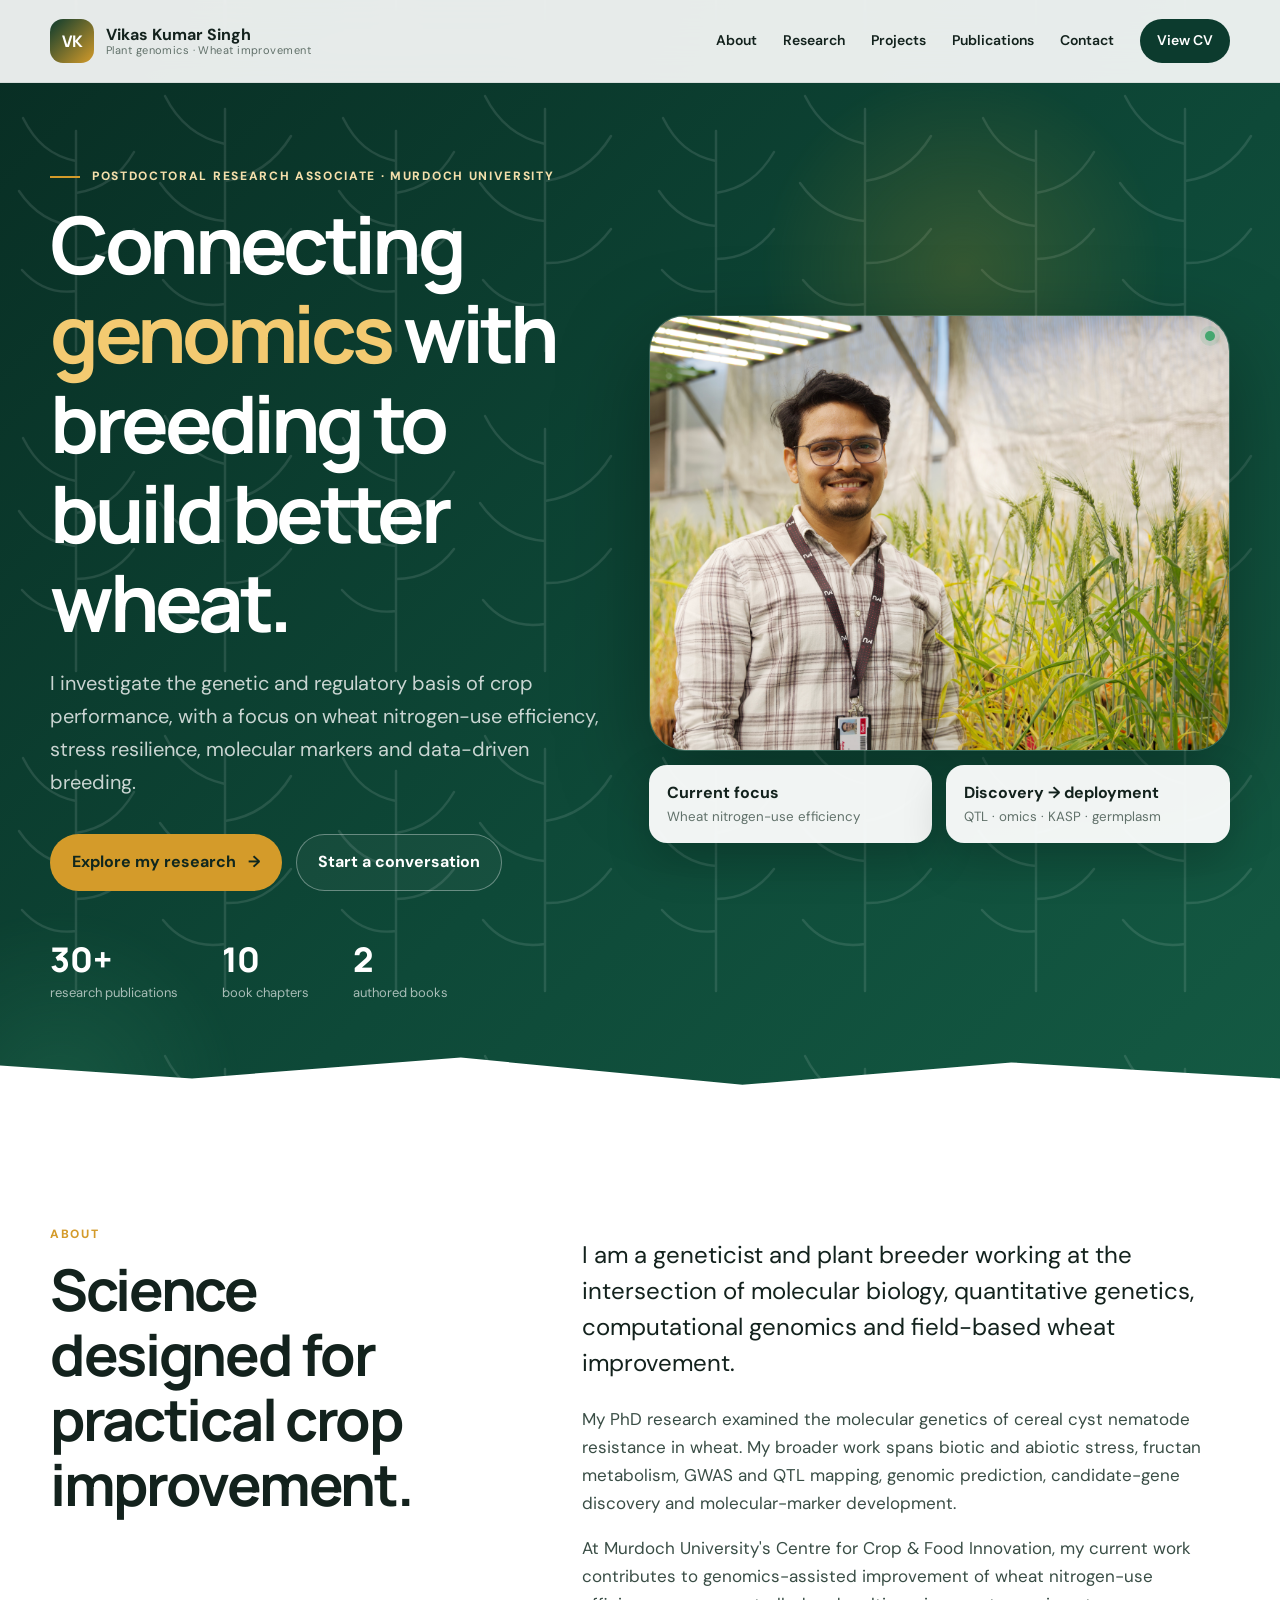
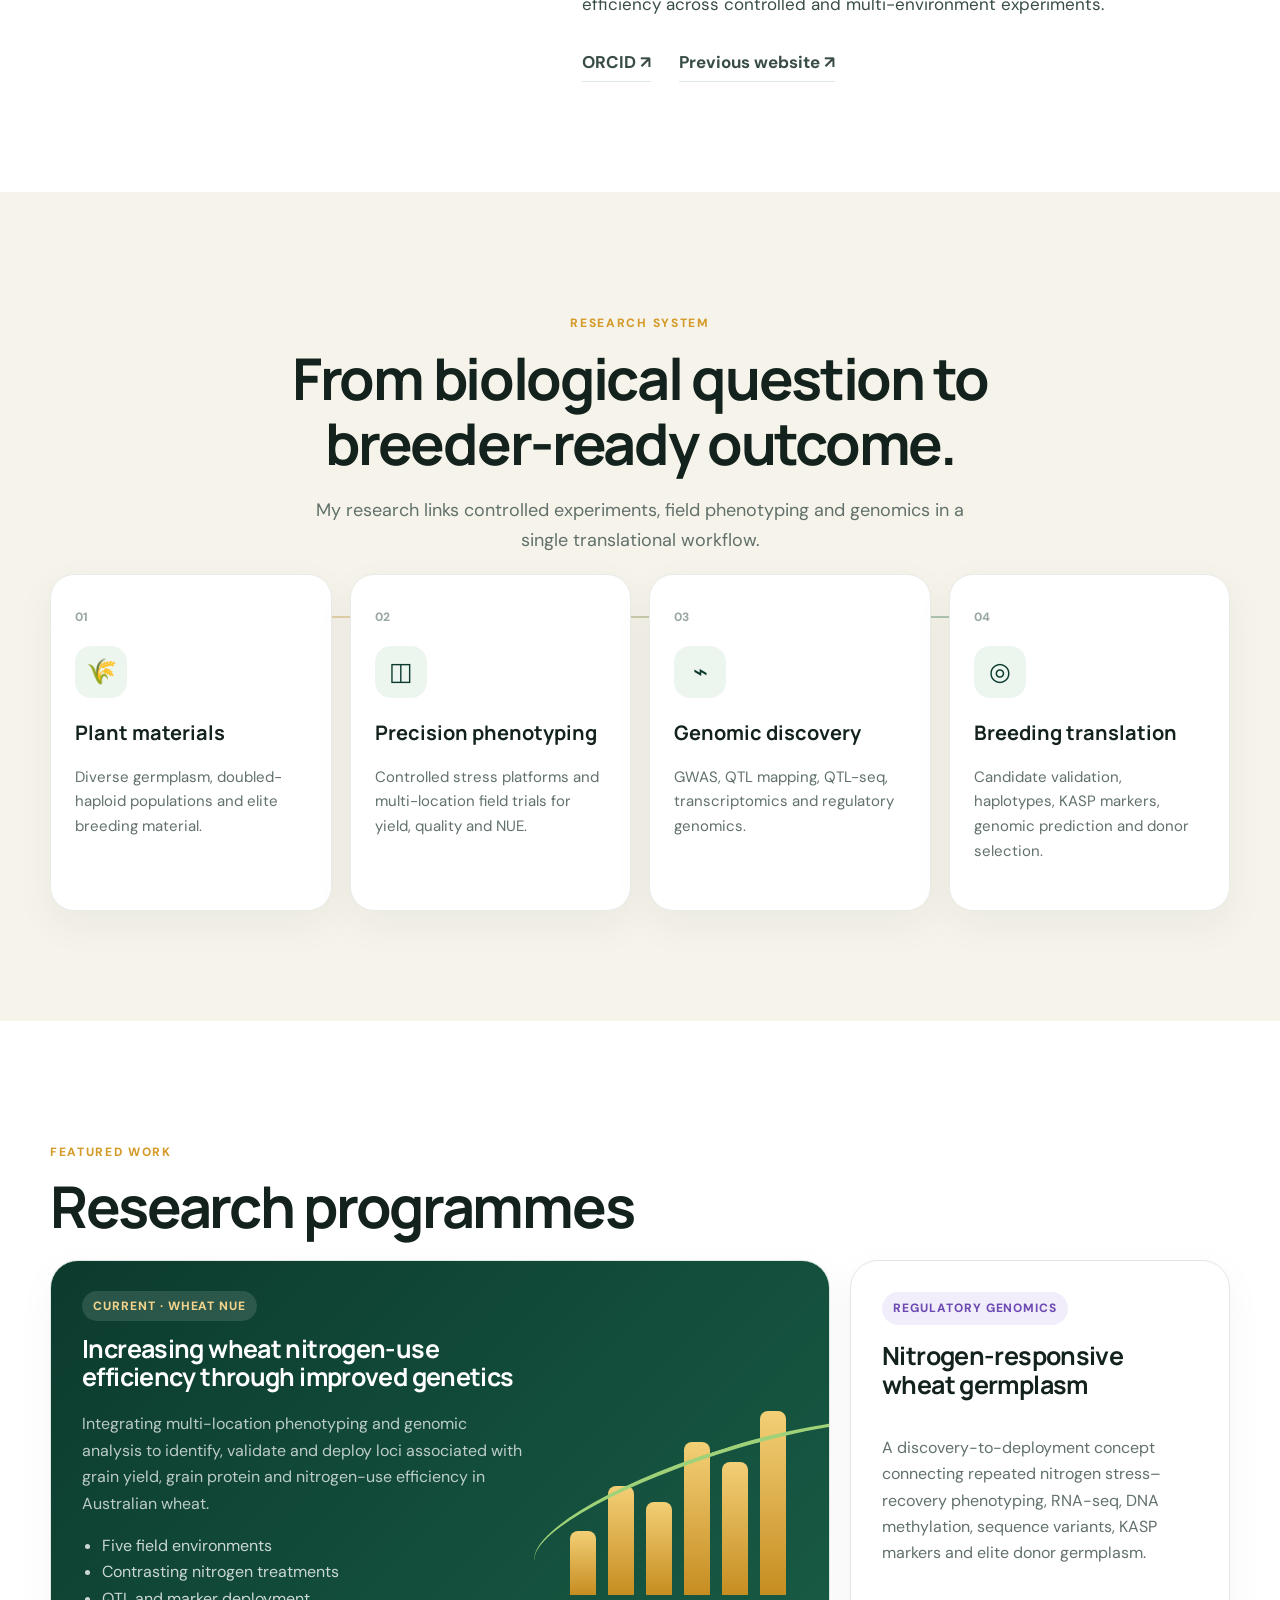
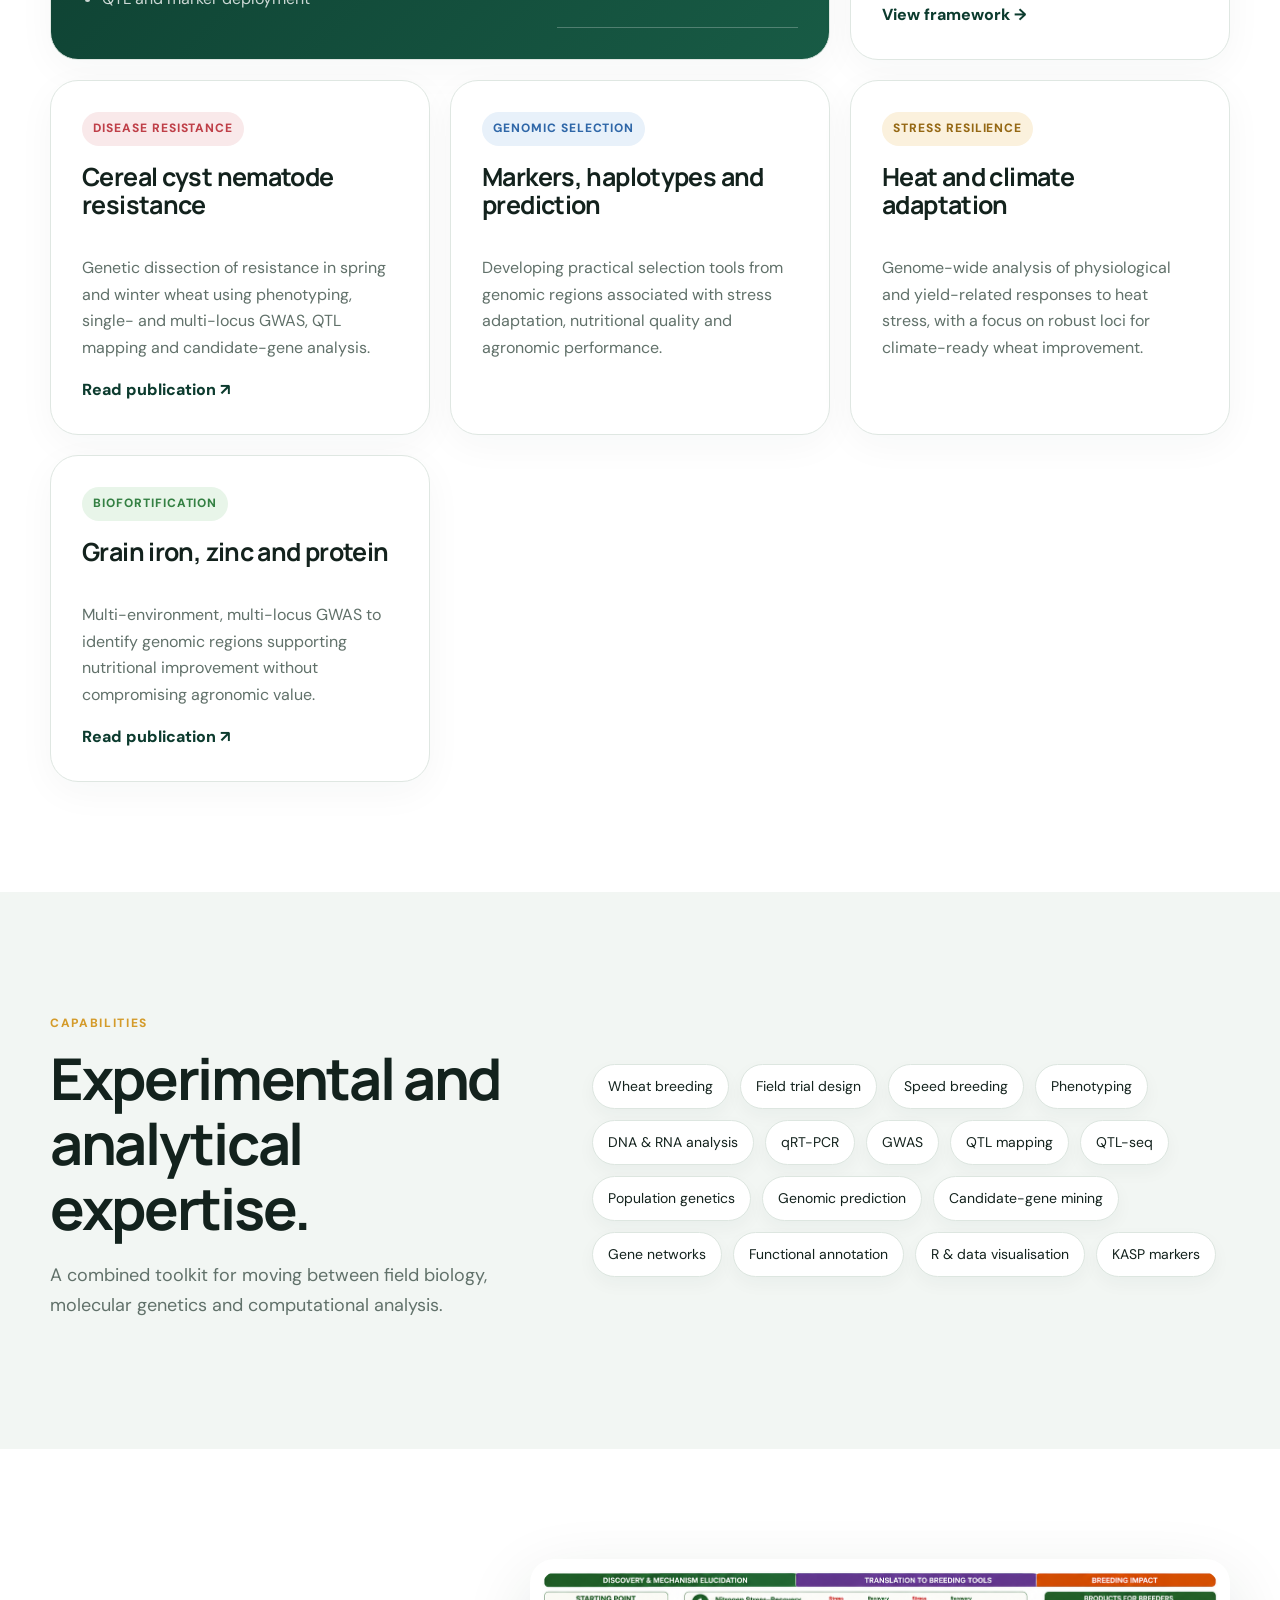
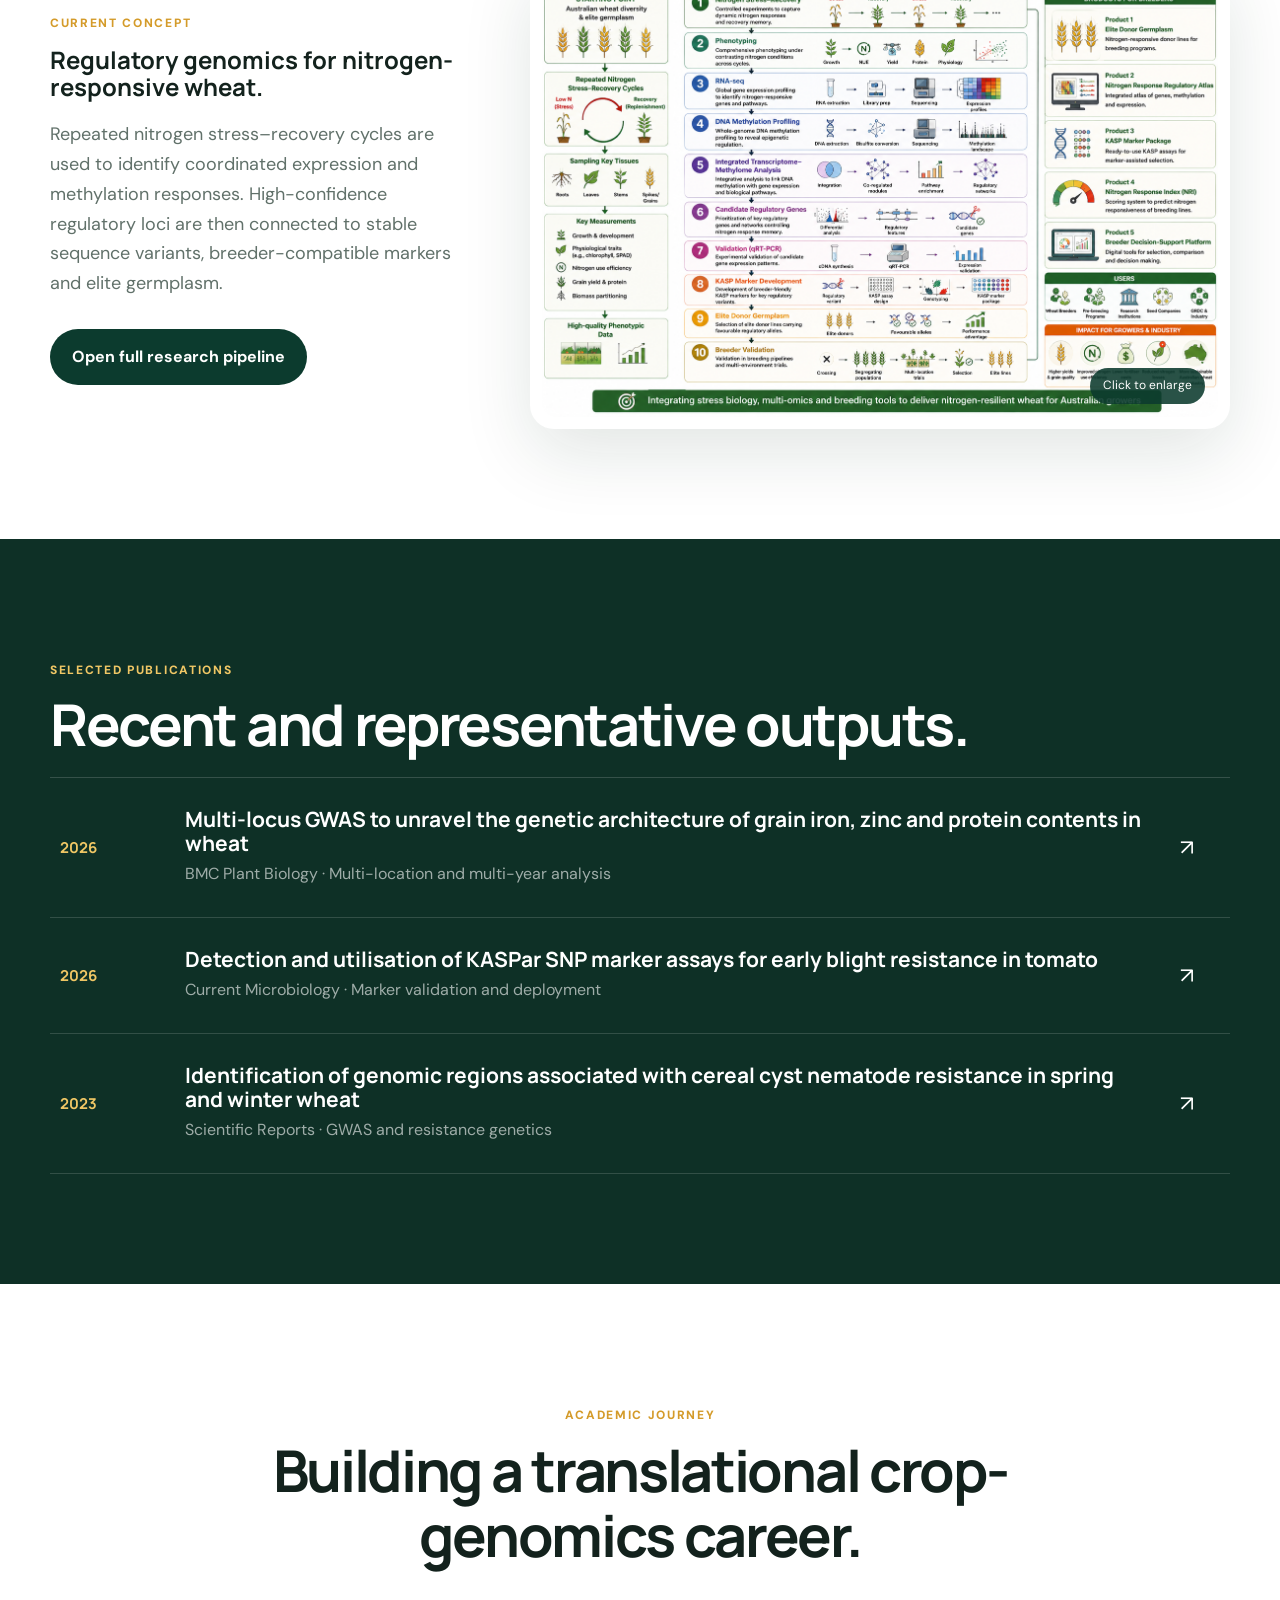
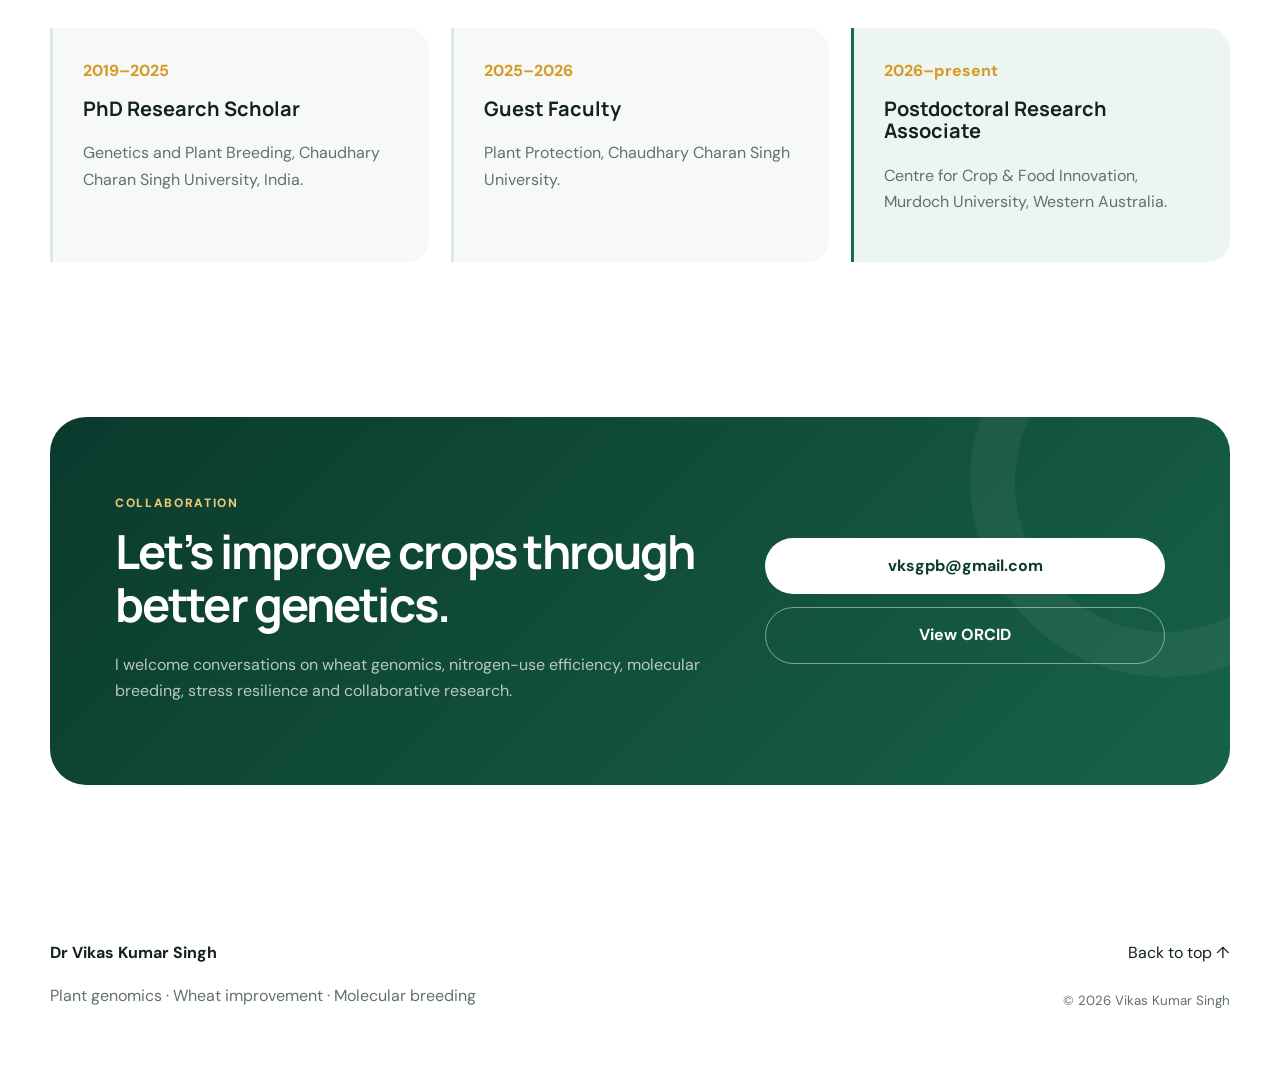
<file: index.html>
<!doctype html>
<html lang="en">
<head>
  <meta charset="utf-8">
  <meta name="viewport" content="width=device-width, initial-scale=1">
  <meta name="description" content="Dr Vikas Kumar Singh — plant genomics, wheat improvement, nitrogen-use efficiency and molecular breeding.">
  <meta name="theme-color" content="#0c3b2e">
  <title>Dr Vikas Kumar Singh | Plant Genomics & Wheat Improvement</title>
  <link rel="preconnect" href="https://fonts.googleapis.com">
  <link rel="preconnect" href="https://fonts.gstatic.com" crossorigin>
  <link href="https://fonts.googleapis.com/css2?family=DM+Sans:wght@400;500;600;700&family=Manrope:wght@500;600;700;800&display=swap" rel="stylesheet">
  <link rel="stylesheet" href="styles.css">
</head>
<body>
  <a class="skip-link" href="#main">Skip to main content</a>
  <header class="site-header" id="top">
    <nav class="nav container" aria-label="Primary navigation">
      <a class="brand" href="#top" aria-label="Vikas Kumar Singh home">
        <span class="brand-mark" aria-hidden="true">VK</span>
        <span><strong>Vikas Kumar Singh</strong><small>Plant genomics · Wheat improvement</small></span>
      </a>
      <button class="menu-button" type="button" aria-expanded="false" aria-controls="nav-links"><span></span><span></span><span></span><span class="sr-only">Menu</span></button>
      <div class="nav-links" id="nav-links">
        <a href="#about">About</a><a href="#research">Research</a><a href="#projects">Projects</a><a href="#publications">Publications</a><a href="#contact">Contact</a>
        <a class="nav-cta" href="https://drive.google.com/file/d/1XQv4rGpVhErBlnBgfs7qLeCkW1fQ9jK9/view" target="_blank" rel="noopener">View CV</a>
      </div>
    </nav>
  </header>

  <main id="main">
    <section class="hero section-dark">
      <div class="hero-orb hero-orb-one"></div><div class="hero-orb hero-orb-two"></div>
      <div class="container hero-grid">
        <div class="hero-copy reveal">
          <p class="eyebrow"><span></span>Postdoctoral Research Associate · Murdoch University</p>
          <h1>Connecting <em>genomics</em> with breeding to build better wheat.</h1>
          <p class="hero-lead">I investigate the genetic and regulatory basis of crop performance, with a focus on wheat nitrogen-use efficiency, stress resilience, molecular markers and data-driven breeding.</p>
          <div class="hero-actions">
            <a class="button button-primary" href="#research">Explore my research <span aria-hidden="true">→</span></a>
            <a class="button button-ghost" href="#contact">Start a conversation</a>
          </div>
          <div class="hero-meta" aria-label="Research highlights">
            <div><strong>30+</strong><span>research publications</span></div>
            <div><strong>10</strong><span>book chapters</span></div>
            <div><strong>2</strong><span>authored books</span></div>
          </div>
        </div>
        <div class="hero-visual reveal delay-1">
          <div class="portrait-frame"><img src="assets/vikas-profile.jpg" alt="Dr Vikas Kumar Singh"></div>
          <div class="floating-card card-one"><span class="dot"></span><strong>Current focus</strong><small>Wheat nitrogen-use efficiency</small></div>
          <div class="floating-card card-two"><strong>Discovery → deployment</strong><small>QTL · omics · KASP · germplasm</small></div>
        </div>
      </div>
      <div class="hero-wave" aria-hidden="true"></div>
    </section>

    <section class="section intro" id="about">
      <div class="container split-grid">
        <div class="section-heading reveal"><p class="kicker">About</p><h2>Science designed for practical crop improvement.</h2></div>
        <div class="prose reveal delay-1">
          <p class="lead">I am a geneticist and plant breeder working at the intersection of molecular biology, quantitative genetics, computational genomics and field-based wheat improvement.</p>
          <p>My PhD research examined the molecular genetics of cereal cyst nematode resistance in wheat. My broader work spans biotic and abiotic stress, fructan metabolism, GWAS and QTL mapping, genomic prediction, candidate-gene discovery and molecular-marker development.</p>
          <p>At Murdoch University's Centre for Crop &amp; Food Innovation, my current work contributes to genomics-assisted improvement of wheat nitrogen-use efficiency across controlled and multi-environment experiments.</p>
          <div class="link-row"><a href="https://orcid.org/0000-0003-3704-0156" target="_blank" rel="noopener">ORCID <span>↗</span></a><a href="https://sites.google.com/view/vksgpb/Vikas" target="_blank" rel="noopener">Previous website <span>↗</span></a></div>
        </div>
      </div>
    </section>

    <section class="section research-system" id="research">
      <div class="container">
        <div class="section-heading centered reveal"><p class="kicker">Research system</p><h2>From biological question to breeder-ready outcome.</h2><p>My research links controlled experiments, field phenotyping and genomics in a single translational workflow.</p></div>
        <div class="system-line" aria-hidden="true"></div>
        <div class="system-grid">
          <article class="system-card reveal"><span class="step">01</span><div class="icon-shell">🌾</div><h3>Plant materials</h3><p>Diverse germplasm, doubled-haploid populations and elite breeding material.</p></article>
          <article class="system-card reveal delay-1"><span class="step">02</span><div class="icon-shell">◫</div><h3>Precision phenotyping</h3><p>Controlled stress platforms and multi-location field trials for yield, quality and NUE.</p></article>
          <article class="system-card reveal delay-2"><span class="step">03</span><div class="icon-shell">⌁</div><h3>Genomic discovery</h3><p>GWAS, QTL mapping, QTL-seq, transcriptomics and regulatory genomics.</p></article>
          <article class="system-card reveal delay-3"><span class="step">04</span><div class="icon-shell">◎</div><h3>Breeding translation</h3><p>Candidate validation, haplotypes, KASP markers, genomic prediction and donor selection.</p></article>
        </div>
      </div>
    </section>

    <section class="section projects" id="projects">
      <div class="container">
        <div class="section-heading reveal"><p class="kicker">Featured work</p><h2>Research programmes</h2></div>
        <div class="project-grid">
          <article class="project-card featured reveal">
            <div class="project-copy"><span class="tag">Current · Wheat NUE</span><h3>Increasing wheat nitrogen-use efficiency through improved genetics</h3><p>Integrating multi-location phenotyping and genomic analysis to identify, validate and deploy loci associated with grain yield, grain protein and nitrogen-use efficiency in Australian wheat.</p><ul><li>Five field environments</li><li>Contrasting nitrogen treatments</li><li>QTL and marker deployment</li></ul></div>
            <div class="mini-chart" aria-label="Stylised genotype by environment chart"><span style="height:32%"></span><span style="height:54%"></span><span style="height:46%"></span><span style="height:76%"></span><span style="height:66%"></span><span style="height:91%"></span><i></i></div>
          </article>
          <article class="project-card reveal delay-1"><span class="tag tag-purple">Regulatory genomics</span><h3>Nitrogen-responsive wheat germplasm</h3><p>A discovery-to-deployment concept connecting repeated nitrogen stress–recovery phenotyping, RNA-seq, DNA methylation, sequence variants, KASP markers and elite donor germplasm.</p><button class="text-button open-modal" data-modal="hypothesis-modal">View framework <span>→</span></button></article>
          <article class="project-card reveal delay-2"><span class="tag tag-red">Disease resistance</span><h3>Cereal cyst nematode resistance</h3><p>Genetic dissection of resistance in spring and winter wheat using phenotyping, single- and multi-locus GWAS, QTL mapping and candidate-gene analysis.</p><a class="text-button" href="https://doi.org/10.1038/s41598-023-32737-8" target="_blank" rel="noopener">Read publication <span>↗</span></a></article>
          <article class="project-card reveal"><span class="tag tag-blue">Genomic selection</span><h3>Markers, haplotypes and prediction</h3><p>Developing practical selection tools from genomic regions associated with stress adaptation, nutritional quality and agronomic performance.</p></article>
          <article class="project-card reveal delay-1"><span class="tag tag-gold">Stress resilience</span><h3>Heat and climate adaptation</h3><p>Genome-wide analysis of physiological and yield-related responses to heat stress, with a focus on robust loci for climate-ready wheat improvement.</p></article>
          <article class="project-card reveal delay-2"><span class="tag tag-green">Biofortification</span><h3>Grain iron, zinc and protein</h3><p>Multi-environment, multi-locus GWAS to identify genomic regions supporting nutritional improvement without compromising agronomic value.</p><a class="text-button" href="https://doi.org/10.1186/s12870-026-08788-0" target="_blank" rel="noopener">Read publication <span>↗</span></a></article>
        </div>
      </div>
    </section>

    <section class="section expertise">
      <div class="container expertise-grid">
        <div class="section-heading reveal"><p class="kicker">Capabilities</p><h2>Experimental and analytical expertise.</h2><p>A combined toolkit for moving between field biology, molecular genetics and computational analysis.</p></div>
        <div class="skill-cloud reveal delay-1">
          <span>Wheat breeding</span><span>Field trial design</span><span>Speed breeding</span><span>Phenotyping</span><span>DNA &amp; RNA analysis</span><span>qRT-PCR</span><span>GWAS</span><span>QTL mapping</span><span>QTL-seq</span><span>Population genetics</span><span>Genomic prediction</span><span>Candidate-gene mining</span><span>Gene networks</span><span>Functional annotation</span><span>R &amp; data visualisation</span><span>KASP markers</span>
        </div>
      </div>
    </section>

    <section class="section figure-feature">
      <div class="container figure-grid">
        <div class="figure-copy reveal"><p class="kicker">Current concept</p><h2>Regulatory genomics for nitrogen-responsive wheat.</h2><p>Repeated nitrogen stress–recovery cycles are used to identify coordinated expression and methylation responses. High-confidence regulatory loci are then connected to stable sequence variants, breeder-compatible markers and elite germplasm.</p><button class="button button-dark open-modal" data-modal="pipeline-modal">Open full research pipeline</button></div>
        <button class="figure-preview reveal delay-1 open-modal" data-modal="pipeline-modal" aria-label="Open the regulatory genomics pipeline figure"><img src="assets/regulatory-genomics-pipeline.png" alt="Regulatory genomics and molecular breeding pipeline for nitrogen-responsive wheat"><span>Click to enlarge</span></button>
      </div>
    </section>

    <section class="section publications" id="publications">
      <div class="container">
        <div class="section-heading reveal"><p class="kicker">Selected publications</p><h2>Recent and representative outputs.</h2></div>
        <div class="publication-list">
          <a class="publication reveal" href="https://doi.org/10.1186/s12870-026-08788-0" target="_blank" rel="noopener"><span class="pub-year">2026</span><div><h3>Multi-locus GWAS to unravel the genetic architecture of grain iron, zinc and protein contents in wheat</h3><p>BMC Plant Biology · Multi-location and multi-year analysis</p></div><span class="pub-arrow">↗</span></a>
          <a class="publication reveal delay-1" href="https://doi.org/10.1007/s00284-026-04922-1" target="_blank" rel="noopener"><span class="pub-year">2026</span><div><h3>Detection and utilisation of KASPar SNP marker assays for early blight resistance in tomato</h3><p>Current Microbiology · Marker validation and deployment</p></div><span class="pub-arrow">↗</span></a>
          <a class="publication reveal delay-2" href="https://doi.org/10.1038/s41598-023-32737-8" target="_blank" rel="noopener"><span class="pub-year">2023</span><div><h3>Identification of genomic regions associated with cereal cyst nematode resistance in spring and winter wheat</h3><p>Scientific Reports · GWAS and resistance genetics</p></div><span class="pub-arrow">↗</span></a>
        </div>
      </div>
    </section>

    <section class="section journey">
      <div class="container">
        <div class="section-heading centered reveal"><p class="kicker">Academic journey</p><h2>Building a translational crop-genomics career.</h2></div>
        <div class="timeline">
          <div class="timeline-item reveal"><span>2019–2025</span><h3>PhD Research Scholar</h3><p>Genetics and Plant Breeding, Chaudhary Charan Singh University, India.</p></div>
          <div class="timeline-item reveal delay-1"><span>2025–2026</span><h3>Guest Faculty</h3><p>Plant Protection, Chaudhary Charan Singh University.</p></div>
          <div class="timeline-item current reveal delay-2"><span>2026–present</span><h3>Postdoctoral Research Associate</h3><p>Centre for Crop &amp; Food Innovation, Murdoch University, Western Australia.</p></div>
        </div>
      </div>
    </section>

    <section class="section contact-section" id="contact">
      <div class="container contact-card reveal">
        <div><p class="kicker light">Collaboration</p><h2>Let’s improve crops through better genetics.</h2><p>I welcome conversations on wheat genomics, nitrogen-use efficiency, molecular breeding, stress resilience and collaborative research.</p></div>
        <div class="contact-actions"><a class="button button-light" href="mailto:vksgpb@gmail.com">vksgpb@gmail.com</a><a class="button button-outline-light" href="https://orcid.org/0000-0003-3704-0156" target="_blank" rel="noopener">View ORCID</a></div>
      </div>
    </section>
  </main>

  <footer class="footer"><div class="container footer-grid"><div><strong>Dr Vikas Kumar Singh</strong><p>Plant genomics · Wheat improvement · Molecular breeding</p></div><div><a href="#top">Back to top ↑</a><small>© <span id="year"></span> Vikas Kumar Singh</small></div></div></footer>

  <dialog class="modal" id="pipeline-modal"><button class="modal-close" aria-label="Close">×</button><img src="assets/regulatory-genomics-pipeline.png" alt="Full regulatory genomics research pipeline"></dialog>
  <dialog class="modal" id="hypothesis-modal"><button class="modal-close" aria-label="Close">×</button><img src="assets/central-hypothesis.png" alt="Central hypothesis for nitrogen-responsive wheat regulatory genomics"></dialog>
  <script src="script.js"></script>
</body>
</html>
</file>
<file: styles.css>
:root{--ink:#13221d;--muted:#61716a;--green:#0c3b2e;--green-2:#176b4f;--lime:#9acb67;--gold:#d49b2a;--cream:#f6f3ea;--paper:#fff;--line:#dfe7e2;--purple:#6d4bb3;--red:#bf3f48;--blue:#2f67a8;--shadow:0 24px 70px rgba(15,47,36,.12);--radius:28px}*{box-sizing:border-box}html{scroll-behavior:smooth}body{margin:0;color:var(--ink);font-family:"DM Sans",Arial,sans-serif;background:#fff;line-height:1.65;-webkit-font-smoothing:antialiased}img{max-width:100%;display:block}a{color:inherit;text-decoration:none}button{font:inherit}.container{width:min(1180px,calc(100% - 40px));margin:auto}.section{padding:110px 0}.section-dark{color:#fff;background:var(--green)}.skip-link{position:absolute;left:-9999px;top:10px;padding:10px 15px;background:#fff;z-index:999}.skip-link:focus{left:10px}.sr-only{position:absolute;width:1px;height:1px;padding:0;margin:-1px;overflow:hidden;clip:rect(0,0,0,0);white-space:nowrap;border:0}.site-header{position:fixed;inset:0 0 auto;z-index:100;background:rgba(255,255,255,.9);backdrop-filter:blur(18px);border-bottom:1px solid rgba(18,52,41,.08);transition:.3s}.site-header.scrolled{box-shadow:0 10px 35px rgba(13,51,39,.08)}.nav{height:82px;display:flex;align-items:center;justify-content:space-between}.brand{display:flex;align-items:center;gap:12px}.brand-mark{display:grid;place-items:center;width:44px;height:44px;border-radius:13px;color:#fff;background:linear-gradient(135deg,var(--green),var(--gold));font-family:Manrope;font-weight:800}.brand strong,.brand small{display:block;line-height:1.2}.brand small{font-size:11px;color:var(--muted);letter-spacing:.04em}.nav-links{display:flex;align-items:center;gap:26px;font-size:14px;font-weight:600}.nav-links>a:not(.nav-cta){position:relative}.nav-links>a:not(.nav-cta):after{content:"";position:absolute;left:0;right:100%;bottom:-8px;height:2px;background:var(--gold);transition:.25s}.nav-links>a:hover:after{right:0}.nav-cta{padding:10px 17px;border-radius:999px;color:#fff;background:var(--green)}.menu-button{display:none;background:none;border:0;padding:8px}.menu-button span:not(.sr-only){display:block;width:25px;height:2px;background:var(--ink);margin:5px}.hero{min-height:790px;padding:155px 0 100px;position:relative;overflow:hidden;background-image:url(assets/wheat-pattern.svg),linear-gradient(135deg,#082d23 0%,#0e4938 58%,#145a43 100%);background-position:right center,center}.hero-grid{display:grid;grid-template-columns:1.13fr .87fr;align-items:center;gap:70px}.hero-copy{position:relative;z-index:2}.eyebrow,.kicker{text-transform:uppercase;letter-spacing:.14em;font-weight:800;font-size:12px;color:var(--gold)}.eyebrow{display:flex;align-items:center;gap:12px;color:#f4dfab}.eyebrow span{width:30px;height:2px;background:var(--gold)}h1,h2,h3{font-family:Manrope,Arial,sans-serif;line-height:1.13;margin:0 0 20px}h1{font-size:clamp(52px,6.2vw,82px);letter-spacing:-.055em;max-width:900px}h1 em{color:#f3ca71;font-style:normal}.hero-lead{font-size:20px;max-width:700px;color:rgba(255,255,255,.78)}.hero-actions{display:flex;gap:14px;margin:35px 0 45px}.button{display:inline-flex;justify-content:center;align-items:center;gap:12px;padding:14px 21px;border-radius:999px;font-weight:700;border:1px solid transparent;cursor:pointer;transition:.25s}.button:hover{transform:translateY(-2px)}.button-primary{background:var(--gold);color:#10271e}.button-ghost{border-color:rgba(255,255,255,.35);color:#fff;background:rgba(255,255,255,.04)}.button-dark{background:var(--green);color:#fff}.button-light{background:#fff;color:var(--green)}.button-outline-light{border-color:rgba(255,255,255,.45);color:#fff}.hero-meta{display:flex;gap:44px}.hero-meta div{display:grid}.hero-meta strong{font:800 34px Manrope;color:#fff}.hero-meta span{color:rgba(255,255,255,.64);font-size:13px}.hero-visual{position:relative;z-index:2;padding:20px}.portrait-frame{max-width:440px;margin:auto;border-radius:42px;overflow:hidden;box-shadow:0 30px 90px rgba(0,0,0,.35);transform:rotate(2deg);border:1px solid rgba(255,255,255,.18)}.floating-card{position:absolute;background:rgba(255,255,255,.94);color:var(--ink);border-radius:18px;padding:15px 18px;box-shadow:0 18px 45px rgba(0,0,0,.2);display:grid;min-width:210px}.floating-card small{color:var(--muted)}.floating-card .dot{width:10px;height:10px;background:#44a76f;border-radius:50%;position:absolute;right:15px;top:16px;box-shadow:0 0 0 5px rgba(68,167,111,.14)}.card-one{left:-15px;top:110px}.card-two{right:-20px;bottom:95px}.hero-orb{position:absolute;border-radius:50%;filter:blur(1px);opacity:.5}.hero-orb-one{width:430px;height:430px;right:8%;top:5%;background:radial-gradient(circle,#d7a32966,transparent 67%)}.hero-orb-two{width:380px;height:380px;left:-130px;bottom:-180px;background:radial-gradient(circle,#3e9b7066,transparent 68%)}.hero-wave{position:absolute;bottom:-1px;left:0;right:0;height:80px;background:#fff;clip-path:polygon(0 52%,15% 68%,36% 42%,58% 76%,79% 48%,100% 68%,100% 100%,0 100%)}.split-grid{display:grid;grid-template-columns:.8fr 1.2fr;gap:100px}.section-heading h2{font-size:clamp(36px,4.5vw,58px);letter-spacing:-.04em}.section-heading>p:not(.kicker){max-width:650px;color:var(--muted);font-size:18px}.section-heading.centered{text-align:center;max-width:820px;margin:0 auto 60px}.section-heading.centered>p:not(.kicker){margin-inline:auto}.prose{font-size:17px;color:#394d45}.prose .lead{font-size:24px;line-height:1.5;color:var(--ink)}.link-row{display:flex;gap:28px;margin-top:30px;font-weight:700}.link-row a{border-bottom:1px solid var(--line);padding-bottom:5px}.research-system{background:var(--cream);position:relative}.system-grid{display:grid;grid-template-columns:repeat(4,1fr);gap:18px;position:relative}.system-line{width:min(800px,70%);height:2px;background:linear-gradient(90deg,var(--gold),var(--green-2));margin:0 auto -44px;opacity:.35}.system-card{background:#fff;border:1px solid #e8ece8;border-radius:24px;padding:28px 24px 31px;box-shadow:0 14px 40px rgba(23,59,47,.05);position:relative}.system-card .step{color:#9aa8a2;font-size:12px;font-weight:800}.icon-shell{width:52px;height:52px;border-radius:16px;background:#edf5ef;display:grid;place-items:center;margin:17px 0 24px;font-size:25px;color:var(--green)}.system-card h3{font-size:20px}.system-card p{color:var(--muted);font-size:15px}.projects{background:#fff}.project-grid{display:grid;grid-template-columns:repeat(3,1fr);gap:20px}.project-card{border:1px solid var(--line);border-radius:var(--radius);padding:31px;background:#fff;min-height:310px;display:flex;flex-direction:column;box-shadow:0 10px 38px rgba(23,62,49,.04);transition:.3s}.project-card:hover{transform:translateY(-6px);box-shadow:var(--shadow)}.project-card.featured{grid-column:span 2;background:linear-gradient(135deg,#0c3b2e,#185b45);color:#fff;display:grid;grid-template-columns:1.3fr .7fr;gap:28px;min-height:390px;overflow:hidden}.project-card h3{font-size:25px;letter-spacing:-.025em;margin-top:17px}.project-card p{color:var(--muted)}.project-card.featured p{color:rgba(255,255,255,.72)}.project-card ul{padding-left:20px;color:rgba(255,255,255,.78)}.tag{align-self:flex-start;font-size:12px;font-weight:800;text-transform:uppercase;letter-spacing:.08em;border-radius:999px;padding:7px 11px;background:#eaf2ec;color:var(--green)}.featured .tag{background:rgba(255,255,255,.12);color:#f2d38b}.tag-purple{background:#f1edfa;color:var(--purple)}.tag-red{background:#f9e9ea;color:var(--red)}.tag-blue{background:#e8f1fa;color:var(--blue)}.tag-gold{background:#fbf1dd;color:#956814}.tag-green{background:#e8f5e9;color:#348043}.text-button{margin-top:auto;align-self:flex-start;padding:0;border:0;background:none;color:var(--green);font-weight:800;cursor:pointer}.mini-chart{height:245px;align-self:end;display:flex;align-items:flex-end;justify-content:center;gap:12px;position:relative;padding:10px 10px 32px;border-bottom:1px solid rgba(255,255,255,.25)}.mini-chart span{width:26px;background:linear-gradient(#f3cf76,#c68d21);border-radius:8px 8px 0 0}.mini-chart i{position:absolute;width:170%;height:100px;border-top:4px solid #9ed178;transform:rotate(-18deg);bottom:78px;left:-32px;border-radius:50%}.expertise{background:#f2f6f3}.expertise-grid{display:grid;grid-template-columns:.85fr 1.15fr;gap:70px;align-items:center}.skill-cloud{display:flex;flex-wrap:wrap;gap:11px}.skill-cloud span{padding:10px 15px;background:#fff;border:1px solid #dde6e0;border-radius:999px;font-size:14px;box-shadow:0 7px 18px rgba(10,55,41,.04)}.figure-feature{background:#fff}.figure-grid{display:grid;grid-template-columns:.75fr 1.25fr;gap:60px;align-items:center}.figure-copy p:not(.kicker){color:var(--muted);font-size:18px;margin-bottom:30px}.figure-preview{border:0;padding:12px;background:#fff;border-radius:24px;box-shadow:var(--shadow);position:relative;cursor:zoom-in}.figure-preview img{border-radius:16px}.figure-preview span{position:absolute;right:25px;bottom:25px;background:rgba(12,59,46,.88);color:#fff;padding:8px 13px;border-radius:999px;font-size:12px}.publications{background:#0e3026;color:#fff}.publications .kicker{color:#f0c765}.publication-list{border-top:1px solid rgba(255,255,255,.16)}.publication{display:grid;grid-template-columns:100px 1fr 40px;gap:25px;align-items:center;padding:30px 10px;border-bottom:1px solid rgba(255,255,255,.15);transition:.25s}.publication:hover{background:rgba(255,255,255,.04);padding-left:20px}.pub-year{color:#f0c765;font:700 15px Manrope}.publication h3{font-size:21px;margin-bottom:5px}.publication p{margin:0;color:rgba(255,255,255,.6)}.pub-arrow{font-size:22px}.journey{background:#fff}.timeline{display:grid;grid-template-columns:repeat(3,1fr);gap:22px;margin-top:60px}.timeline-item{padding:30px;border-left:3px solid #dfe7e2;background:#f7f9f7;border-radius:0 22px 22px 0}.timeline-item span{font-weight:800;color:var(--gold)}.timeline-item h3{font-size:20px;margin-top:13px}.timeline-item p{color:var(--muted)}.timeline-item.current{border-left-color:var(--green-2);background:#edf5f0}.contact-section{padding-top:45px}.contact-card{background:linear-gradient(135deg,#0b3a2d,#17624a);color:#fff;border-radius:36px;padding:65px;display:grid;grid-template-columns:1.2fr .8fr;align-items:center;gap:50px;position:relative;overflow:hidden}.contact-card:after{content:"";position:absolute;width:300px;height:300px;right:-130px;top:-130px;border:45px solid rgba(255,255,255,.05);border-radius:50%}.contact-card h2{font-size:47px;letter-spacing:-.04em}.contact-card p{color:rgba(255,255,255,.7);max-width:660px}.kicker.light{color:#f1ca72}.contact-actions{display:grid;gap:13px;position:relative;z-index:2}.footer{padding:45px 0 55px;background:#fff}.footer-grid{display:flex;justify-content:space-between;gap:20px}.footer p,.footer small{color:var(--muted)}.footer-grid>div:last-child{text-align:right;display:grid;gap:10px}.modal{width:min(1400px,95vw);max-height:92vh;border:0;border-radius:24px;padding:14px;box-shadow:0 30px 100px rgba(0,0,0,.35)}.modal::backdrop{background:rgba(5,24,18,.82);backdrop-filter:blur(7px)}.modal img{margin:auto;max-height:86vh;border-radius:14px}.modal-close{position:fixed;right:30px;top:22px;width:46px;height:46px;border:0;border-radius:50%;background:#fff;font-size:28px;cursor:pointer;box-shadow:0 10px 30px rgba(0,0,0,.18)}.reveal{opacity:0;transform:translateY(26px);transition:opacity .7s ease,transform .7s ease}.reveal.visible{opacity:1;transform:none}.delay-1{transition-delay:.1s}.delay-2{transition-delay:.2s}.delay-3{transition-delay:.3s}@media(max-width:980px){.nav-links{position:absolute;top:82px;left:20px;right:20px;background:#fff;border-radius:20px;box-shadow:var(--shadow);padding:20px;display:none;flex-direction:column;align-items:stretch}.nav-links.open{display:flex}.menu-button{display:block}.hero{padding-top:135px}.hero-grid,.split-grid,.expertise-grid,.figure-grid,.contact-card{grid-template-columns:1fr}.hero-visual{max-width:570px;margin:auto}.split-grid{gap:30px}.system-grid,.project-grid{grid-template-columns:repeat(2,1fr)}.project-card.featured{grid-column:span 2}.figure-grid{gap:35px}.contact-actions{grid-template-columns:repeat(2,1fr)}.timeline{grid-template-columns:1fr}.system-line{display:none}}@media(max-width:650px){.container{width:min(100% - 26px,1180px)}.section{padding:78px 0}.brand small{display:none}.hero{min-height:auto;padding-bottom:90px}.hero-grid{gap:42px}.hero-actions,.hero-meta{flex-direction:column}.hero-meta{gap:12px}.hero-meta div{display:flex;align-items:baseline;gap:10px}.portrait-frame{max-width:320px}.floating-card{font-size:12px;min-width:170px}.card-one{left:0}.card-two{right:0}.system-grid,.project-grid{grid-template-columns:1fr}.project-card.featured{grid-column:auto;grid-template-columns:1fr}.mini-chart{display:none}.expertise-grid{gap:35px}.publication{grid-template-columns:65px 1fr 24px;gap:12px}.publication h3{font-size:17px}.contact-card{padding:38px 25px}.contact-card h2{font-size:36px}.contact-actions{grid-template-columns:1fr}.footer-grid{display:grid}.footer-grid>div:last-child{text-align:left}.modal-close{right:12px;top:12px}}
/* Larger profile photo and cards below the image */
.hero-grid {
  grid-template-columns: 1fr 1.05fr;
  gap: 45px;
}

.hero-visual {
  position: relative;
  display: grid;
  grid-template-columns: repeat(2, minmax(0, 1fr));
  gap: 14px;
  padding: 0;
  align-items: start;
}

.portrait-frame {
  grid-column: 1 / -1;
  width: 100%;
  max-width: 620px;
  aspect-ratio: 4 / 3;
  margin: 0 auto;
  border-radius: 36px;
  overflow: hidden;
  transform: none;
  box-shadow: 0 30px 90px rgba(0, 0, 0, 0.35);
}

.portrait-frame img {
  width: 100%;
  height: 100%;
  object-fit: cover;
  object-position: center 30%;
}

.floating-card {
  position: static;
  width: 100%;
  min-width: 0;
  box-sizing: border-box;
}

.card-one,
.card-two {
  position: static;
}

/* Mobile display */
@media (max-width: 980px) {
  .hero-grid {
    grid-template-columns: 1fr;
  }

  .hero-visual {
    max-width: 650px;
    margin: 0 auto;
  }
}

@media (max-width: 650px) {
  .hero-visual {
    grid-template-columns: 1fr;
  }

  .portrait-frame {
    grid-column: auto;
    max-width: 100%;
  }
}
</file>
